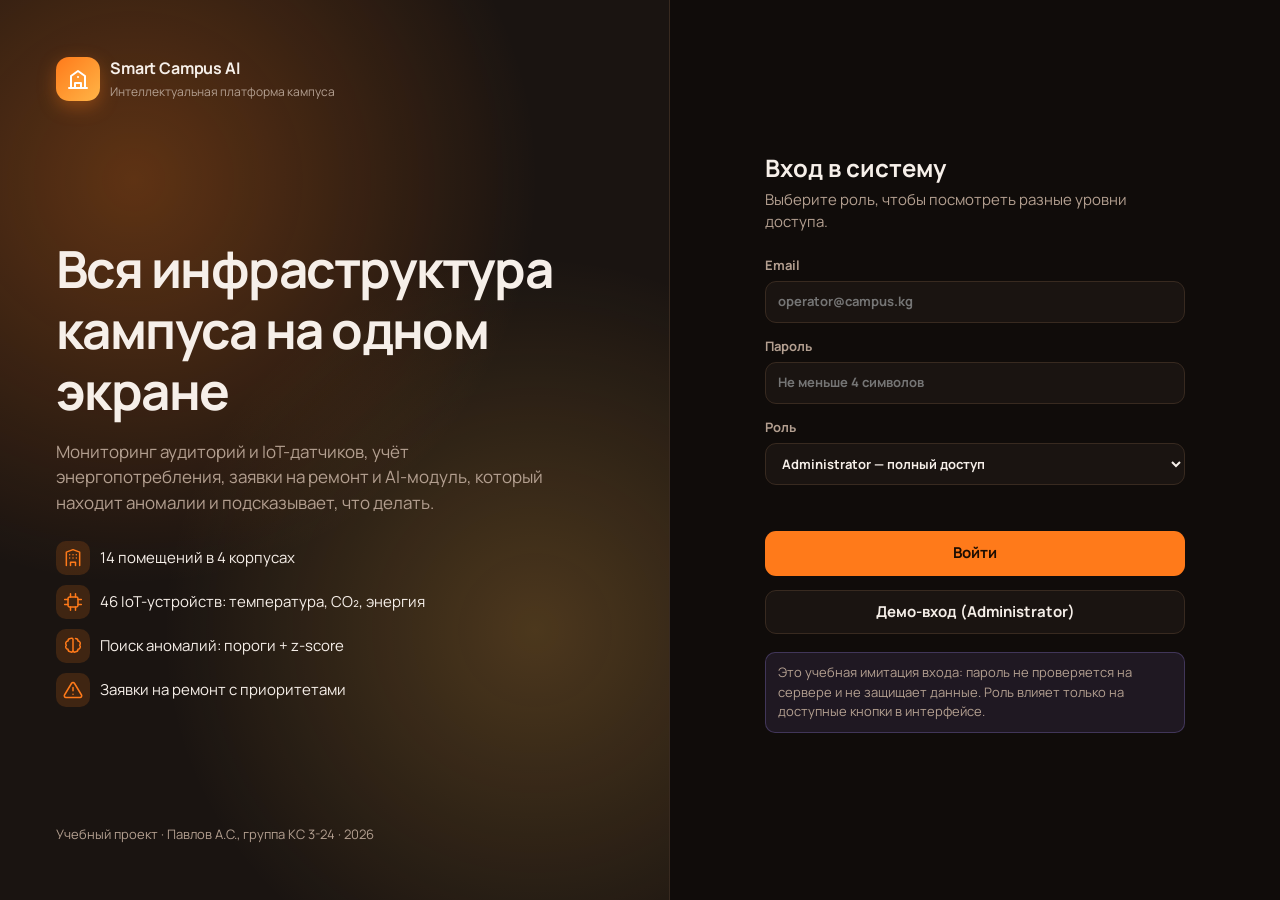
<file: index.html>
<!DOCTYPE html>
<html lang="ru">
<head>
  <meta charset="UTF-8">
  <meta name="viewport" content="width=device-width, initial-scale=1.0">
  <title>Вход — Smart Campus AI</title>
  <script>try { if (JSON.parse(localStorage.getItem("sc_theme")) === "light") document.documentElement.classList.add("light"); } catch (e) {}</script>
  <link rel="preconnect" href="https://fonts.googleapis.com">
  <link rel="preconnect" href="https://fonts.gstatic.com" crossorigin>
  <link href="https://fonts.googleapis.com/css2?family=Manrope:wght@400;600;700;800&family=JetBrains+Mono:wght@500&display=swap" rel="stylesheet">
  <link rel="stylesheet" href="assets/css/style.css">
</head>
<body>
  <div class="login-page">
    <section class="login-hero">
      <div class="brand" style="padding:0">
        <span class="brand-logo" id="heroLogo"></span>
        <span><b>Smart Campus AI</b><small>Интеллектуальная платформа кампуса</small></span>
      </div>

      <div>
        <h1>Вся инфраструктура кампуса на одном экране</h1>
        <p>Мониторинг аудиторий и IoT-датчиков, учёт энергопотребления, заявки на ремонт и AI-модуль, который находит аномалии и подсказывает, что делать.</p>
        <div class="hero-points" id="heroPoints"></div>
      </div>

      <p class="muted" style="font-size:13px;margin:0">Учебный проект · Павлов А.С., группа КС 3-24 · 2026</p>
    </section>

    <section class="login-form-side">
      <div class="login-card">
        <h2>Вход в систему</h2>
        <p class="muted" style="margin:0">Выберите роль, чтобы посмотреть разные уровни доступа.</p>

        <form id="loginForm" novalidate>
          <label class="lbl">Email
            <input class="field" type="email" name="email" placeholder="operator@campus.kg" autocomplete="username" required>
          </label>
          <label class="lbl">Пароль
            <input class="field" type="password" name="password" placeholder="Не меньше 4 символов" autocomplete="current-password" required>
          </label>
          <label class="lbl">Роль
            <select class="field" name="role">
              <option value="Administrator">Administrator — полный доступ</option>
              <option value="Engineer">Engineer — изменение заявок</option>
              <option value="Operator">Operator — просмотр и создание заявок</option>
            </select>
          </label>
          <div class="error-text" id="loginError" role="alert"></div>
          <button class="btn" type="submit">Войти</button>
          <button class="btn ghost" type="button" id="demoBtn">Демо-вход (Administrator)</button>
        </form>

        <p class="note" style="margin-top:18px">Это учебная имитация входа: пароль не проверяется на сервере и не защищает данные. Роль влияет только на доступные кнопки в интерфейсе.</p>
      </div>
    </section>
  </div>

  <script src="assets/js/data.js"></script>
  <script src="assets/js/storage.js"></script>
  <script src="assets/js/layout.js"></script>
  <script src="assets/js/login.js"></script>
</body>
</html>
</file>
<file: assets/css/style.css>
/* =========================================================
   Smart Campus AI — общий стиль
   Тёмная тема по умолчанию, светлая — класс .light на <html>
   ========================================================= */

:root {
  --bg: #100c0a;
  --surface: #1a1411;
  --surface-2: #231a15;
  --border: #382a20;
  --text: #f6efe9;
  --muted: #b39f90;
  --accent: #ff7a1a;
  --accent-2: #ffb547;
  --accent-text: #1c0d02;
  --ok: #34d399;
  --warn: #facc15;
  --crit: #f87171;
  --info: #a78bfa;
  --shadow: 0 10px 30px rgba(0, 0, 0, .25);
  --radius: 16px;
  --sidebar-w: 76px;
  --font: "Manrope", "Segoe UI", system-ui, -apple-system, Arial, sans-serif;
  --mono: "JetBrains Mono", Consolas, "Courier New", monospace;
  color-scheme: dark;
}

:root.light {
  --bg: #faf6f2;
  --surface: #ffffff;
  --surface-2: #f7f0e9;
  --border: #ecdfd3;
  --text: #241710;
  --muted: #7a6556;
  --accent: #d9560b;
  --accent-2: #f59e0b;
  --accent-text: #ffffff;
  --ok: #059669;
  --warn: #a16207;
  --crit: #dc2626;
  --info: #7c3aed;
  --shadow: 0 8px 24px rgba(60, 30, 10, .08);
  color-scheme: light;
}

* { box-sizing: border-box; }

html, body { margin: 0; }

body {
  font-family: var(--font);
  background: var(--bg);
  color: var(--text);
  line-height: 1.5;
  font-size: 15px;
  -webkit-font-smoothing: antialiased;
}

a { color: var(--accent); text-decoration: none; }
a:hover { text-decoration: underline; }

h1, h2, h3 { line-height: 1.2; margin: 0; }

button, input, select, textarea { font: inherit; color: inherit; }

svg.i { width: 20px; height: 20px; flex: none; fill: none; stroke: currentColor; stroke-width: 1.8; stroke-linecap: round; stroke-linejoin: round; }

.mono { font-family: var(--mono); font-variant-numeric: tabular-nums; }
.muted { color: var(--muted); }
.hidden { display: none !important; }

/* ---------- Каркас приложения ---------- */

.app { display: flex; min-height: 100vh; }

/* Узкая боковая панель из иконок (icon rail).
   Подписи пунктов появляются всплывающей подсказкой при наведении. */
.sidebar {
  width: var(--sidebar-w);
  flex: none;
  background: var(--surface);
  border-right: 1px solid var(--border);
  position: sticky;
  top: 0;
  height: 100vh;
  display: flex;
  flex-direction: column;
  align-items: center;
  padding: 16px 0;
  z-index: 40;
}

.brand { display: flex; align-items: center; gap: 10px; padding: 0 0 22px; text-decoration: none; color: inherit; }
.brand:hover { text-decoration: none; }
.brand-logo {
  width: 44px; height: 44px; border-radius: 13px; flex: none;
  display: grid; place-items: center;
  background: linear-gradient(135deg, var(--accent), var(--accent-2));
  color: #fff;
  box-shadow: 0 6px 18px color-mix(in srgb, var(--accent) 35%, transparent);
}
.brand-logo svg.i { width: 24px; height: 24px; stroke-width: 2; }
.brand-text { display: none; }
.brand b { display: block; font-size: 16px; letter-spacing: -.01em; }
.brand small { color: var(--muted); font-size: 12px; }

.nav { display: flex; flex-direction: column; align-items: center; gap: 8px; }
.nav a {
  position: relative;
  width: 48px; height: 48px; border-radius: 14px;
  display: grid; place-items: center;
  color: var(--muted); text-decoration: none;
}
.nav a svg.i { width: 22px; height: 22px; }
.nav a:hover { background: var(--surface-2); color: var(--text); text-decoration: none; }
.nav a.active { background: var(--accent); color: var(--accent-text); }
.nav a.active::before {
  content: ""; position: absolute; left: -14px; top: 12px; bottom: 12px;
  width: 4px; border-radius: 0 4px 4px 0; background: var(--accent);
}

/* Всплывающая подпись */
.nav-label {
  position: absolute; left: calc(100% + 14px); top: 50%;
  transform: translate(-6px, -50%);
  padding: 7px 12px; border-radius: 9px;
  background: var(--text); color: var(--bg);
  font-size: 13px; font-weight: 700; white-space: nowrap;
  opacity: 0; visibility: hidden; pointer-events: none;
  z-index: 60;
}
.nav a:hover .nav-label, .nav a:focus-visible .nav-label {
  opacity: 1; visibility: visible; transform: translate(0, -50%);
  transition: opacity .15s ease, transform .15s ease;
}

.nav .count {
  position: absolute; top: 4px; right: 4px;
  min-width: 18px; height: 18px; padding: 0 5px; border-radius: 999px;
  display: grid; place-items: center;
  font-size: 11px; font-weight: 800; line-height: 1;
  background: var(--crit); color: #fff;
  border: 2px solid var(--surface);
}

.sidebar-foot {
  margin-top: auto;
  display: flex; flex-direction: column; align-items: center; gap: 6px;
  color: var(--muted); font-size: 11px; font-weight: 700;
}
.sidebar-foot .foot-text { display: none; }
.sidebar-foot .live-dot {
  width: 10px; height: 10px; border-radius: 50%; background: var(--ok);
  box-shadow: 0 0 0 4px color-mix(in srgb, var(--ok) 22%, transparent);
}

.main { flex: 1; min-width: 0; display: flex; flex-direction: column; }

.topbar {
  position: sticky; top: 0; z-index: 30;
  display: flex; align-items: center; gap: 12px;
  padding: 14px 28px;
  background: color-mix(in srgb, var(--bg) 88%, transparent);
  backdrop-filter: blur(10px);
  border-bottom: 1px solid var(--border);
}

.search {
  flex: 1; max-width: 460px; min-width: 0;
  display: flex; align-items: center; gap: 8px;
  background: var(--surface); border: 1px solid var(--border);
  border-radius: 12px; padding: 0 12px; color: var(--muted);
}
.search input { flex: 1; min-width: 0; width: 100%; border: 0; outline: 0; background: transparent; padding: 10px 0; color: var(--text); }
.search:focus-within { border-color: var(--accent); }

.top-actions { margin-left: auto; display: flex; align-items: center; gap: 8px; }

.icon-btn {
  position: relative;
  width: 40px; height: 40px; border-radius: 11px;
  display: grid; place-items: center;
  border: 1px solid var(--border); background: var(--surface); color: var(--text);
  cursor: pointer;
}
.icon-btn:hover { border-color: var(--accent); }
.icon-btn .dot-count {
  position: absolute; top: -6px; right: -6px;
  min-width: 20px; height: 20px; padding: 0 5px; border-radius: 999px;
  background: var(--crit); color: #fff; font-size: 11px; font-weight: 800;
  display: grid; place-items: center;
}

.burger { display: none; }

.profile {
  display: flex; align-items: center; gap: 10px;
  padding: 4px 6px 4px 4px; border-radius: 12px;
  border: 1px solid var(--border); background: var(--surface);
}
.avatar {
  width: 32px; height: 32px; border-radius: 9px;
  display: grid; place-items: center;
  background: color-mix(in srgb, var(--info) 25%, transparent); color: var(--info);
  font-weight: 800; font-size: 13px;
}
.profile-text { line-height: 1.15; }
.profile-text b { display: block; font-size: 13px; }
.profile-text small { color: var(--muted); font-size: 11px; }

/* Выпадающий список уведомлений */
.dropdown { position: relative; }
.dropdown-panel {
  position: absolute; right: 0; top: calc(100% + 10px);
  width: min(380px, 92vw); max-height: 70vh; overflow: auto;
  background: var(--surface); border: 1px solid var(--border);
  border-radius: 14px; box-shadow: var(--shadow); padding: 8px;
  display: none;
}
.dropdown.open .dropdown-panel { display: block; }
.dropdown-head { display: flex; justify-content: space-between; align-items: center; padding: 8px 10px; font-weight: 800; }

.content { padding: 26px 28px 40px; width: 100%; max-width: 1480px; }

/* ---------- Заголовок страницы ---------- */

.page-head {
  display: flex; align-items: flex-end; justify-content: space-between;
  gap: 16px; flex-wrap: wrap; margin-bottom: 22px;
}
.page-head h1 { font-size: 28px; letter-spacing: -.02em; }
.page-head p { margin: 6px 0 0; color: var(--muted); }
.head-actions { display: flex; gap: 8px; flex-wrap: wrap; }

/* ---------- Кнопки ---------- */

.btn {
  display: inline-flex; align-items: center; justify-content: center; gap: 8px;
  padding: 10px 16px; border-radius: 11px;
  border: 1px solid transparent; background: var(--accent); color: var(--accent-text);
  font-weight: 700; cursor: pointer; text-decoration: none; white-space: nowrap;
}
.btn:hover { filter: brightness(1.08); text-decoration: none; }
.btn.ghost { background: var(--surface); color: var(--text); border-color: var(--border); }
.btn.ghost:hover { border-color: var(--accent); }
.btn.danger { background: var(--crit); color: #fff; }
.btn.sm { padding: 6px 10px; font-size: 13px; border-radius: 9px; }
.btn:disabled { opacity: .45; cursor: not-allowed; filter: none; }
.btn svg.i { width: 18px; height: 18px; }

/* ---------- Карточки и сетки ---------- */

.card {
  background: var(--surface); border: 1px solid var(--border);
  border-radius: var(--radius); padding: 20px;
}
.card-head { display: flex; align-items: center; justify-content: space-between; gap: 10px; margin-bottom: 14px; }
.card-head h2 { font-size: 16px; }
.card-head span { color: var(--muted); font-size: 13px; }

.kpi-grid { display: grid; grid-template-columns: repeat(auto-fit, minmax(160px, 1fr)); gap: 14px; margin-bottom: 18px; }
.kpi { display: flex; flex-direction: column; gap: 6px; }
.kpi-top { display: flex; align-items: center; justify-content: space-between; color: var(--muted); font-size: 13px; font-weight: 600; }
.kpi-icon { width: 34px; height: 34px; border-radius: 10px; display: grid; place-items: center; }
.kpi-value { font-size: 30px; font-weight: 800; letter-spacing: -.02em; }
.kpi-value small { font-size: 15px; color: var(--muted); font-weight: 600; }
.kpi-note { font-size: 13px; color: var(--muted); }

.tone-accent { background: color-mix(in srgb, var(--accent) 16%, transparent); color: var(--accent); }
.tone-ok { background: color-mix(in srgb, var(--ok) 16%, transparent); color: var(--ok); }
.tone-warn { background: color-mix(in srgb, var(--warn) 18%, transparent); color: var(--warn); }
.tone-crit { background: color-mix(in srgb, var(--crit) 16%, transparent); color: var(--crit); }
.tone-info { background: color-mix(in srgb, var(--info) 16%, transparent); color: var(--info); }

.grid-2 { display: grid; grid-template-columns: 1fr 1fr; gap: 16px; margin-bottom: 16px; }
.grid-3 { display: grid; grid-template-columns: minmax(0, 1.7fr) minmax(0, 1fr); gap: 16px; margin-bottom: 16px; }
.stack { display: grid; gap: 16px; }
.grid-2 > *, .grid-3 > *, .stack > *, .kpi-grid > * { min-width: 0; }

.chart-box { position: relative; height: 280px; }
.chart-box.tall { height: 320px; }
.chart-fallback {
  position: absolute; inset: 0; display: grid; place-items: center; text-align: center;
  color: var(--muted); font-size: 14px; padding: 20px;
  border: 1px dashed var(--border); border-radius: 12px;
}

/* ---------- Значки статусов ---------- */

.badge {
  display: inline-flex; align-items: center; gap: 6px;
  padding: 3px 10px; border-radius: 999px;
  font-size: 12px; font-weight: 700; white-space: nowrap;
}
.badge::before { content: ""; width: 7px; height: 7px; border-radius: 50%; background: currentColor; }
.badge.normal, .badge.online, .badge.resolved, .badge.low-risk { background: color-mix(in srgb, var(--ok) 16%, transparent); color: var(--ok); }
.badge.warning, .badge.medium, .badge.in_progress { background: color-mix(in srgb, var(--warn) 18%, transparent); color: var(--warn); }
.badge.critical, .badge.offline, .badge.high, .badge.open { background: color-mix(in srgb, var(--crit) 16%, transparent); color: var(--crit); }
.badge.low, .badge.info { background: color-mix(in srgb, var(--info) 16%, transparent); color: var(--info); }

.val-normal { color: var(--text); }
.val-warning { color: var(--warn); font-weight: 700; }
.val-critical { color: var(--crit); font-weight: 800; }

/* ---------- Панель инструментов и таблицы ---------- */

.toolbar { display: flex; flex-wrap: wrap; gap: 10px; align-items: center; margin-bottom: 14px; }
.toolbar .search { max-width: 340px; flex: 1 1 220px; }
.toolbar .result-count { margin-left: auto; color: var(--muted); font-size: 13px; }

.field, select.field, textarea.field {
  background: var(--surface); border: 1px solid var(--border); border-radius: 11px;
  padding: 10px 12px; color: var(--text); outline: 0; min-width: 0;
}
.field:focus { border-color: var(--accent); }
textarea.field { resize: vertical; min-height: 84px; width: 100%; }

.table-wrap { overflow-x: auto; border: 1px solid var(--border); border-radius: 14px; background: var(--surface); }
table { width: 100%; border-collapse: collapse; }
th, td { padding: 12px 14px; text-align: left; border-bottom: 1px solid var(--border); vertical-align: middle; }
th { font-size: 12px; text-transform: uppercase; letter-spacing: .05em; color: var(--muted); background: var(--surface-2); white-space: nowrap; }
tbody tr:last-child td { border-bottom: 0; }
tbody tr:hover { background: color-mix(in srgb, var(--accent) 5%, transparent); }
td.actions { white-space: nowrap; }
td.actions .btn + .btn { margin-left: 6px; }
.empty { padding: 34px; text-align: center; color: var(--muted); }

/* ---------- Списки уведомлений и аномалий ---------- */

.alert-list { display: grid; gap: 8px; }
.alert {
  display: flex; gap: 12px; align-items: flex-start;
  padding: 12px; border-radius: 12px;
  background: var(--surface-2); border: 1px solid var(--border);
}
.alert-icon { width: 32px; height: 32px; border-radius: 9px; display: grid; place-items: center; flex: none; }
.alert-icon svg.i { width: 18px; height: 18px; }
.alert b { display: block; font-size: 14px; }
.alert p { margin: 2px 0 0; font-size: 13px; color: var(--muted); }

.anomaly {
  display: grid; grid-template-columns: 1fr auto; gap: 8px 16px;
  padding: 16px; border-radius: 14px; border: 1px solid var(--border);
  background: var(--surface); border-left: 4px solid var(--muted);
}
.anomaly.critical { border-left-color: var(--crit); }
.anomaly.warning { border-left-color: var(--warn); }
.anomaly.low { border-left-color: var(--info); }
.anomaly h3 { font-size: 15px; }
.anomaly .reason { font-size: 13px; color: var(--muted); margin: 4px 0 0; }
.anomaly .rec {
  grid-column: 1 / -1; display: flex; gap: 10px; align-items: flex-start;
  padding: 10px 12px; border-radius: 10px; font-size: 14px;
  background: color-mix(in srgb, var(--accent) 9%, transparent);
}
.anomaly .rec svg.i { color: var(--accent); margin-top: 1px; }
.anomaly-side { display: flex; flex-direction: column; align-items: flex-end; gap: 8px; }

.legend-table td, .legend-table th { padding: 8px 8px; font-size: 13px; }
.legend-table th { text-transform: none; letter-spacing: 0; }

.formula {
  font-family: var(--mono); background: var(--surface-2); border: 1px solid var(--border);
  border-radius: 10px; padding: 12px 14px; font-size: 14px; margin: 10px 0;
}

/* ---------- Формы, модальные окна, уведомления ---------- */

.form-grid { display: grid; grid-template-columns: 1fr 1fr; gap: 14px; }
.form-grid .full { grid-column: 1 / -1; }
label.lbl { display: grid; gap: 6px; font-size: 13px; font-weight: 700; color: var(--muted); }
label.lbl .field { width: 100%; }
.error-text { color: var(--crit); font-size: 13px; min-height: 18px; }

dialog.modal {
  width: min(560px, 94vw); border: 1px solid var(--border); border-radius: 18px;
  background: var(--surface); color: var(--text); padding: 0; box-shadow: var(--shadow);
}
dialog.modal::backdrop { background: rgba(16, 9, 4, .6); backdrop-filter: blur(2px); }
.modal-head { display: flex; justify-content: space-between; align-items: center; padding: 18px 22px; border-bottom: 1px solid var(--border); }
.modal-head h2 { font-size: 18px; }
.modal-body { padding: 20px 22px; }
.modal-foot { display: flex; justify-content: flex-end; gap: 10px; padding: 16px 22px; border-top: 1px solid var(--border); }

.toast-zone { position: fixed; right: 20px; bottom: 20px; display: grid; gap: 10px; z-index: 100; }
.toast {
  padding: 12px 16px; border-radius: 12px; background: var(--surface); border: 1px solid var(--border);
  box-shadow: var(--shadow); font-weight: 600; border-left: 4px solid var(--ok);
  animation: toast-in .25s ease;
}
.toast.error { border-left-color: var(--crit); }
@keyframes toast-in { from { transform: translateY(10px); opacity: 0; } }

.switch { display: inline-flex; gap: 6px; padding: 4px; border-radius: 12px; background: var(--surface-2); border: 1px solid var(--border); }
.switch button { border: 0; background: transparent; padding: 8px 14px; border-radius: 9px; cursor: pointer; font-weight: 700; color: var(--muted); }
.switch button.on { background: var(--accent); color: var(--accent-text); }

.setting-row { display: flex; align-items: center; justify-content: space-between; gap: 16px; padding: 14px 0; border-bottom: 1px solid var(--border); }
.setting-row:last-child { border-bottom: 0; }
.setting-row p { margin: 2px 0 0; font-size: 13px; color: var(--muted); }

.live { display: inline-flex; align-items: center; gap: 8px; font-size: 13px; color: var(--muted); }
.live::before { content: ""; width: 8px; height: 8px; border-radius: 50%; background: var(--ok); box-shadow: 0 0 0 4px color-mix(in srgb, var(--ok) 25%, transparent); }
.live.paused::before { background: var(--muted); box-shadow: none; }

/* ---------- Страница входа ---------- */

.login-page { min-height: 100vh; display: grid; grid-template-columns: 1.1fr 1fr; }
.login-hero {
  padding: 56px; display: flex; flex-direction: column; justify-content: space-between;
  background:
    radial-gradient(circle at 20% 20%, color-mix(in srgb, var(--accent) 30%, transparent), transparent 45%),
    radial-gradient(circle at 80% 70%, color-mix(in srgb, var(--accent-2) 22%, transparent), transparent 45%),
    var(--surface);
  border-right: 1px solid var(--border);
}
.login-hero h1 { font-size: clamp(34px, 4vw, 52px); letter-spacing: -.03em; margin: 18px 0 14px; }
.login-hero p { color: var(--muted); max-width: 520px; font-size: 17px; }
.hero-points { display: grid; gap: 10px; margin-top: 26px; }
.hero-points div { display: flex; gap: 10px; align-items: center; }
.login-form-side { display: grid; place-items: center; padding: 32px 20px; }
.login-card { width: min(420px, 100%); }
.login-card h2 { font-size: 24px; margin-bottom: 6px; }
.login-card form { display: grid; gap: 14px; margin-top: 22px; }
.note {
  font-size: 13px; color: var(--muted); padding: 10px 12px; border-radius: 10px;
  background: color-mix(in srgb, var(--info) 10%, transparent); border: 1px solid color-mix(in srgb, var(--info) 25%, transparent);
}

/* ---------- Адаптивность ---------- */

@media (max-width: 1200px) {
  .grid-3 { grid-template-columns: 1fr; }
}

@media (max-width: 960px) {
  .sidebar {
    position: fixed; left: 0; top: 0; bottom: 0;
    transform: translateX(-100%); transition: transform .25s ease;
    box-shadow: var(--shadow);
  }
  body.menu-open .sidebar { transform: none; }
  .sidebar { width: 260px; align-items: stretch; padding: 18px 14px; }
  .brand { padding: 0 6px 22px; }
  .brand-text { display: block; }
  .nav { align-items: stretch; gap: 4px; }
  .nav a { width: auto; height: auto; display: flex; gap: 12px; padding: 11px 12px; border-radius: 11px; font-weight: 600; }
  .nav a.active::before { display: none; }
  .nav-label { position: static; opacity: 1; visibility: visible; transform: none; padding: 0; background: none; color: inherit; font-size: 15px; font-weight: 600; transition: none; }
  .nav a:hover .nav-label, .nav a:focus-visible .nav-label { transform: none; }
  .nav .count { position: static; margin-left: auto; border: 0; }
  .sidebar-foot { align-items: flex-start; padding: 14px 8px 0; border-top: 1px solid var(--border); font-weight: 500; font-size: 12px; }
  .sidebar-foot .foot-text { display: block; }
  .sidebar-foot .live-dot { display: none; }
  body.menu-open::after {
    content: ""; position: fixed; inset: 0; background: rgba(16, 9, 4, .5); z-index: 35;
  }
  .burger { display: grid; }
  .grid-2 { grid-template-columns: 1fr; }
  .profile-text { display: none; }
  .topbar { padding: 12px 16px; }
  .content { padding: 20px 16px 32px; }
  .login-page { grid-template-columns: 1fr; }
  .login-hero { padding: 32px 20px; border-right: 0; border-bottom: 1px solid var(--border); }
}

@media (max-width: 560px) {
  .page-head h1 { font-size: 23px; }
  .kpi-grid { grid-template-columns: 1fr 1fr; gap: 10px; }
  .kpi-value { font-size: 23px; }
  .card { padding: 16px; }
  .form-grid { grid-template-columns: 1fr; }
  .chart-box, .chart-box.tall { height: 240px; }
  .anomaly { grid-template-columns: 1fr; }
  .anomaly-side { align-items: flex-start; flex-direction: row; flex-wrap: wrap; }
  .toolbar .result-count { margin-left: 0; width: 100%; }
  .search { max-width: none; }
  .hero-points { display: none; }
}

@media (prefers-reduced-motion: reduce) {
  * { transition: none !important; animation: none !important; }
}
</file>
